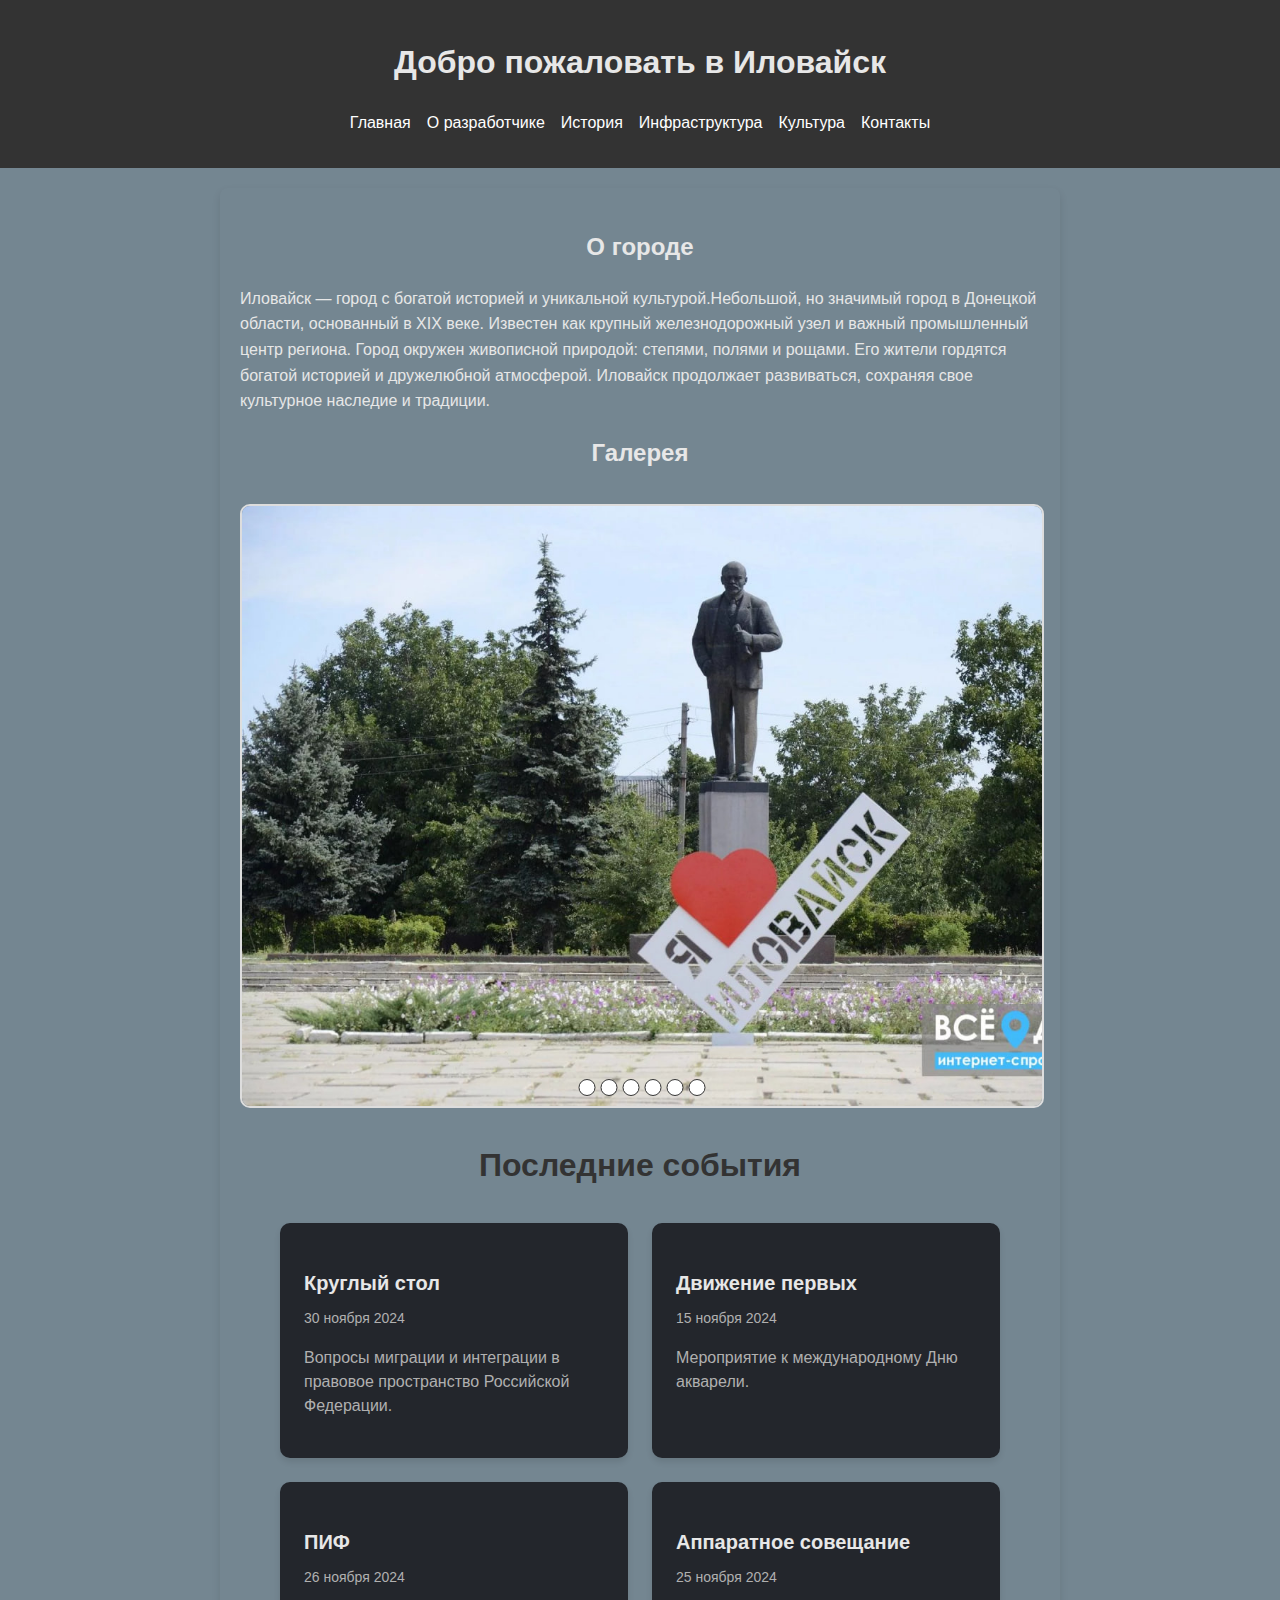
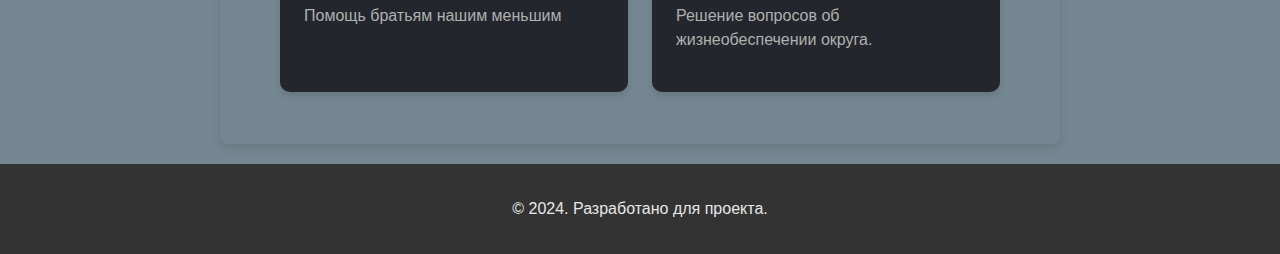
<file: index.html>
<!DOCTYPE html>
<html lang="ru">
<head>
    <meta charset="UTF-8">
    <meta name="viewport" content="width=device-width, initial-scale=1.0">
    <title>Иловайск - Главная</title>
    <link rel="stylesheet" href="styles.css">
</head>
<body>
    <header>
        <h1>Добро пожаловать в Иловайск</h1>
        <nav>
            <ul>
                <li><a href="index.html">Главная</a></li>
                <li><a href="about.html">О разработчике</a></li>
                <li><a href="history.html">История</a></li>
                <li><a href="infrastructure.html">Инфраструктура</a></li>
                <li><a href="culture.html">Культура</a></li>
                <li><a href="contact.html">Контакты</a></li>
            </ul>
        </nav>
    </header>
    <main>
        <section>
            <h2>О городе</h2>
            <p>Иловайск — город с богатой историей и уникальной культурой.Небольшой, но значимый город в Донецкой области, 
                основанный в XIX веке. Известен как крупный железнодорожный узел и важный промышленный центр региона.
                 Город окружен живописной природой: степями, полями и рощами. Его жители гордятся 
                 богатой историей и дружелюбной атмосферой. Иловайск продолжает развиваться, 
                 сохраняя свое культурное наследие и традиции. </p>
        </section>
        <section>
            <h2>Галерея</h2>
            <div class="slider">
                <!-- Радиокнопки -->
                <input type="radio" name="slider" id="slide1" checked>
                <input type="radio" name="slider" id="slide2">
                <input type="radio" name="slider" id="slide3">
                <input type="radio" name="slider" id="slide4">
                <input type="radio" name="slider" id="slide5">
                <input type="radio" name="slider" id="slide6">
        
                <!-- Слайды -->
                <div class="slides">
                    <div class="slide">
                        <img src="img/photo7.jpg" alt="Фотография 1">
                    </div>
                    <div class="slide">
                        <img src="img/photo2.jpg" alt="Фотография 2">
                    </div>
                    <div class="slide">
                        <img src="img/photo3.jpg" alt="Фотография 3">
                    </div>
                    <div class="slide">
                        <img src="img/photo4.jpg" alt="Фотография 4">
                    </div>
                    <div class="slide">
                        <img src="img/photo5.jpg" alt="Фотография 5">
                    </div>
                    <div class="slide">
                        <img src="img/photo6.jpg" alt="Фотография 6">
                    </div>
                </div>
        
                <!-- Навигация -->
                <div class="navigation">
                    <label for="slide1"></label>
                    <label for="slide2"></label>
                    <label for="slide3"></label>
                    <label for="slide4"></label>
                    <label for="slide5"></label>
                    <label for="slide6"></label>
                </div>
            </div>
        </section>
        
        
        <section class="events">
        <h2>Последние события</h2>
        <div class="card-container">
            <article class="event-card">
                <h3>
                    <a href="https://t.me/ilovaysk_ru/16262" title="Подробнее о мероприятии 1">Круглый стол</a>
                </h3>
                <time datetime="2024-11-01">30 ноября 2024</time>
                <p>Вопросы миграции и интеграции в правовое пространство Российской Федерации.</p>
            </article>
            <article class="event-card">
                <h3>
                    <a href="https://t.me/ilovaysk_ru/16228?single" title="Подробнее о мероприятии 1">Движение первых</a>
                </h3>
                <time datetime="2024-11-15">15 ноября 2024</time>
                <p>Мероприятие к международному Дню акварели.</p>
            </article>
            <article class="event-card">
                <h3>
                    <a href="https://t.me/ilovaysk_ru/16220" title="Подробнее о мероприятии 1">ПИФ</a>
                </h3>
                <time datetime="2024-11-15">26 ноября 2024</time>
                <p>Помощь братьям нашим меньшим</p>
            </article>
            <article class="event-card">
                <h3>
                    <a href="https://t.me/ilovaisk_onlain/35263" title="Подробнее о мероприятии 1">Аппаратное совещание</a>
                </h3>
                <time datetime="2024-11-15">25 ноября 2024</time>
                <p>Решение вопросов об жизнеобеспечении округа.</p>
            </article>
           
        </div>
    </section>
    </main>
    <footer>
        <p>&copy; 2024. Разработано для проекта.</p>
    </footer>
</body>
</html>
</file>
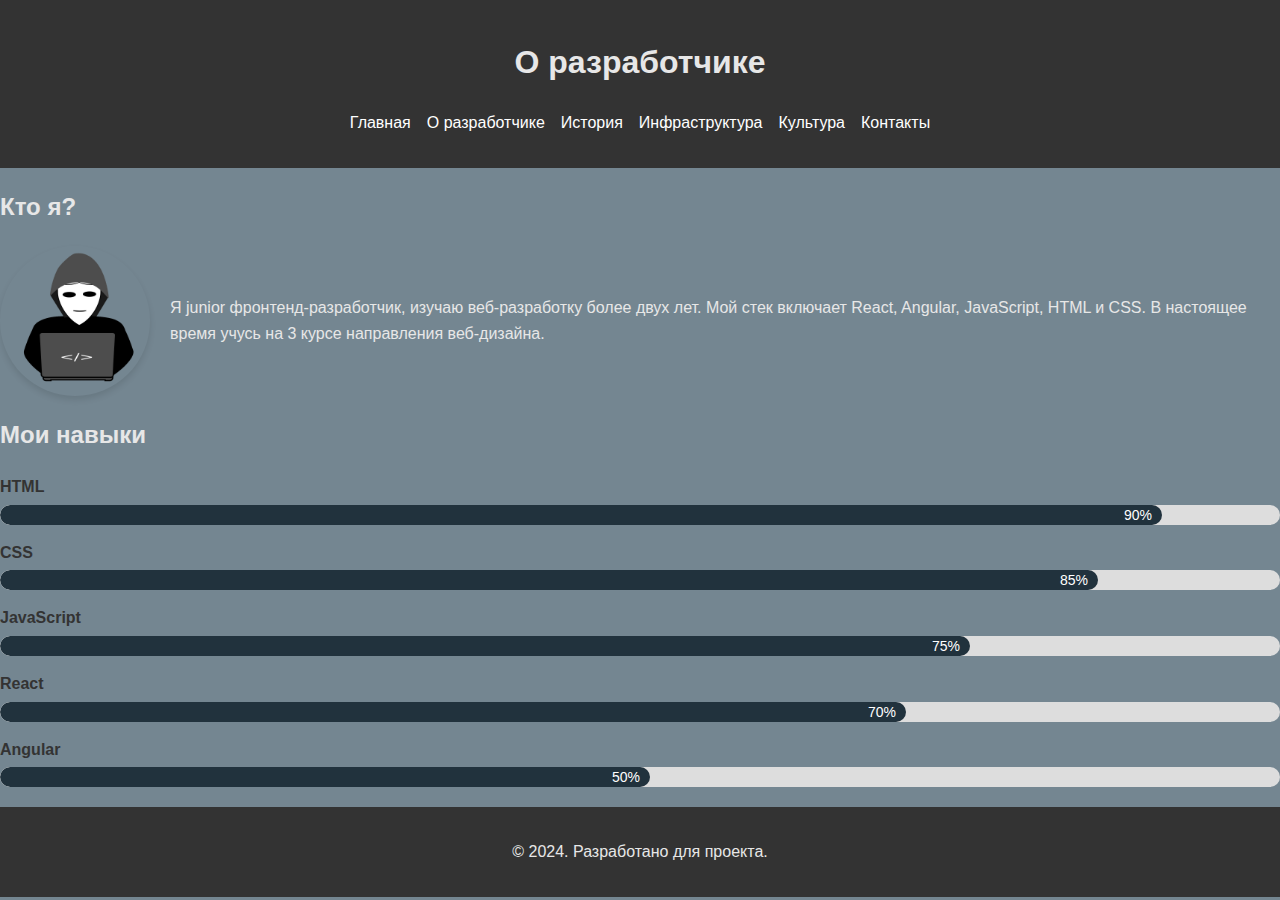
<file: about.html>
<!DOCTYPE html>
<html lang="ru">
<head>
    <meta charset="UTF-8">
    <meta name="viewport" content="width=device-width, initial-scale=1.0">
    <link rel="stylesheet" href="about.css">
    <title>О разработчике</title>
    
</head>
<body>
    <header>
        <h1>О разработчике</h1>
        <nav>
            <ul>
                <li><a href="index.html">Главная</a></li>
                <li><a href="about.html">О разработчике</a></li>
                <li><a href="history.html">История</a></li>
                <li><a href="infrastructure.html">Инфраструктура</a></li>
                <li><a href="culture.html">Культура</a></li>
                <li><a href="contact.html">Контакты</a></li>
            </ul>
        </nav>
    </header>
    <main>
        <section>
            <h2>Кто я?</h2>
            <div class="about">
                <img src="img/profile.png" alt="Фото разработчика">
                <p> Я junior фронтенд-разработчик, изучаю веб-разработку более двух лет. Мой стек включает React, Angular, JavaScript, HTML и CSS. В настоящее время учусь на 3 курсе направления веб-дизайна.</p>
            </div>
        </section>
        <section class="skills">
            <h2>Мои навыки</h2>
            <div class="skill">
                <div class="skill-name">HTML</div>
                <div class="skill-bar">
                    <span style="width: 90%;">90%</span>
                </div>
            </div>
            <div class="skill">
                <div class="skill-name">CSS</div>
                <div class="skill-bar">
                    <span style="width: 85%;">85%</span>
                </div>
            </div>
            <div class="skill">
                <div class="skill-name">JavaScript</div>
                <div class="skill-bar">
                    <span style="width: 75%;">75%</span>
                </div>
            </div>
            <div class="skill">
                <div class="skill-name">React</div>
                <div class="skill-bar">
                    <span style="width: 70%;">70%</span>
                </div>
            </div>
            <div class="skill">
                <div class="skill-name">Angular</div>
                <div class="skill-bar">
                    <span style="width: 50%;">50%</span>
                </div>
            </div>
        </section>
    </main>
    <footer>
        <p>&copy; 2024. Разработано для проекта.</p>
    </footer>
</body>
</html>
</file>
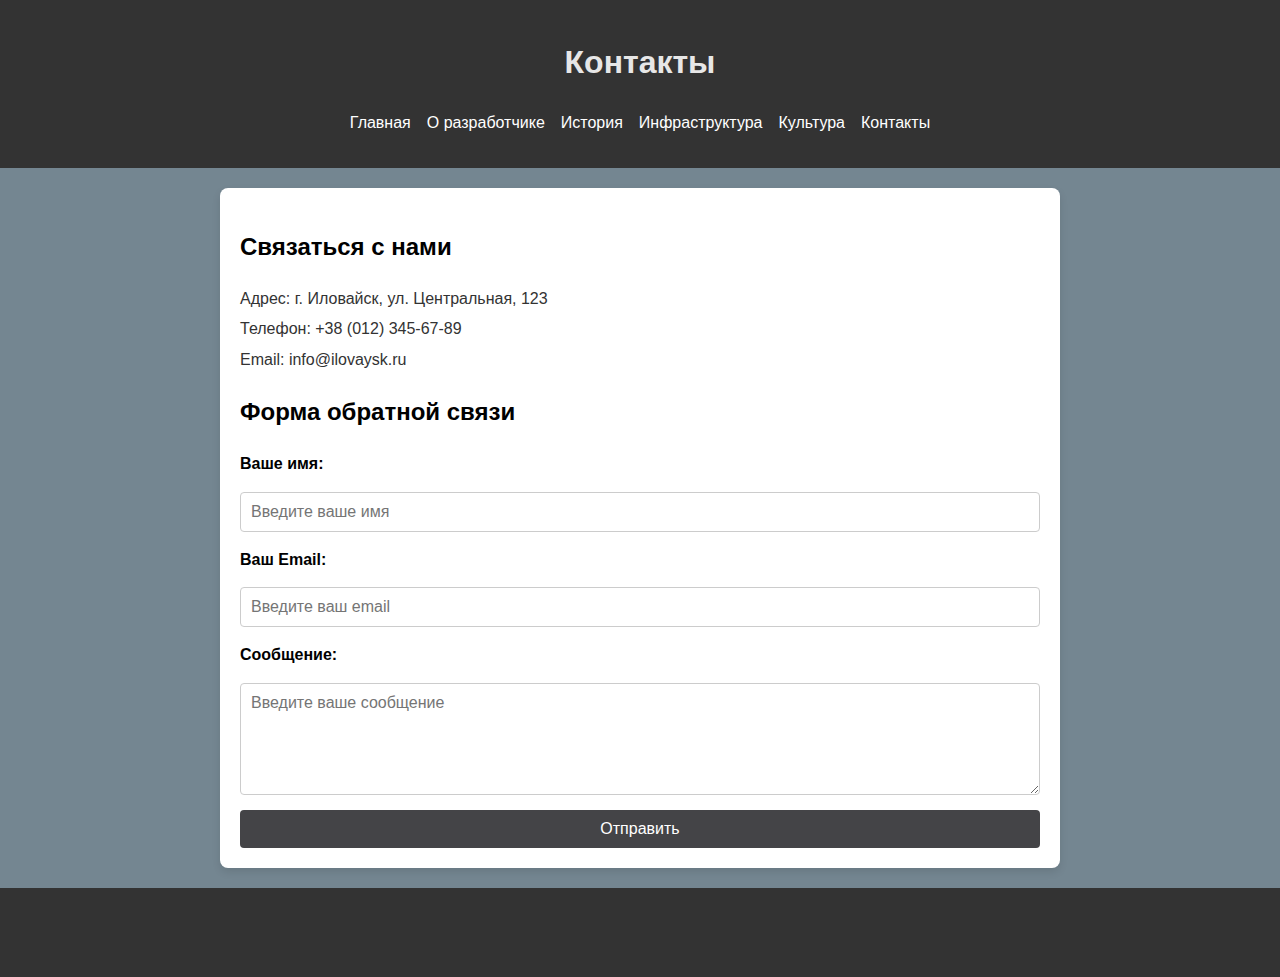
<file: contact.html>
<!DOCTYPE html>
<html lang="ru">
<head>
    <meta charset="UTF-8">
    <meta name="viewport" content="width=device-width, initial-scale=1.0">
    <title>Контакты</title>
   <link rel="stylesheet" href="contact.css">
</head>
<body>
    <header>
        <h1>Контакты</h1>
        <nav>
            <ul>
                <li><a href="index.html">Главная</a></li>
                <li><a href="about.html">О разработчике</a></li>
                <li><a href="history.html">История</a></li>
                <li><a href="infrastructure.html">Инфраструктура</a></li>
                <li><a href="culture.html">Культура</a></li>
                <li><a href="contact.html">Контакты</a></li>
            </ul>
        </nav>
    </header>
    <main>
        <section class="contact-info">
            <h2>Связаться с нами</h2>
            <p>Адрес: г. Иловайск, ул. Центральная, 123</p>
            <p>Телефон: +38 (012) 345-67-89</p>
            <p>Email: info@ilovaysk.ru</p>
        </section>
        <section class="contact-form">
            <h2>Форма обратной связи</h2>
            <form action="https://your-backend-endpoint.com" method="post">
                <label for="name">Ваше имя:</label>
                <input type="text" id="name" name="name" required placeholder="Введите ваше имя">
                
                <label for="email">Ваш Email:</label>
                <input type="email" id="email" name="email" required placeholder="Введите ваш email">
                
                <label for="message">Сообщение:</label>
                <textarea id="message" name="message" rows="5" required placeholder="Введите ваше сообщение"></textarea>
                
                <button type="submit">Отправить</button>
            </form>
        </section>
    </main>
    <footer>
        <p>&copy; 2024. Разработано для проекта.</p>
    </footer>
</body>
</html>
</file>
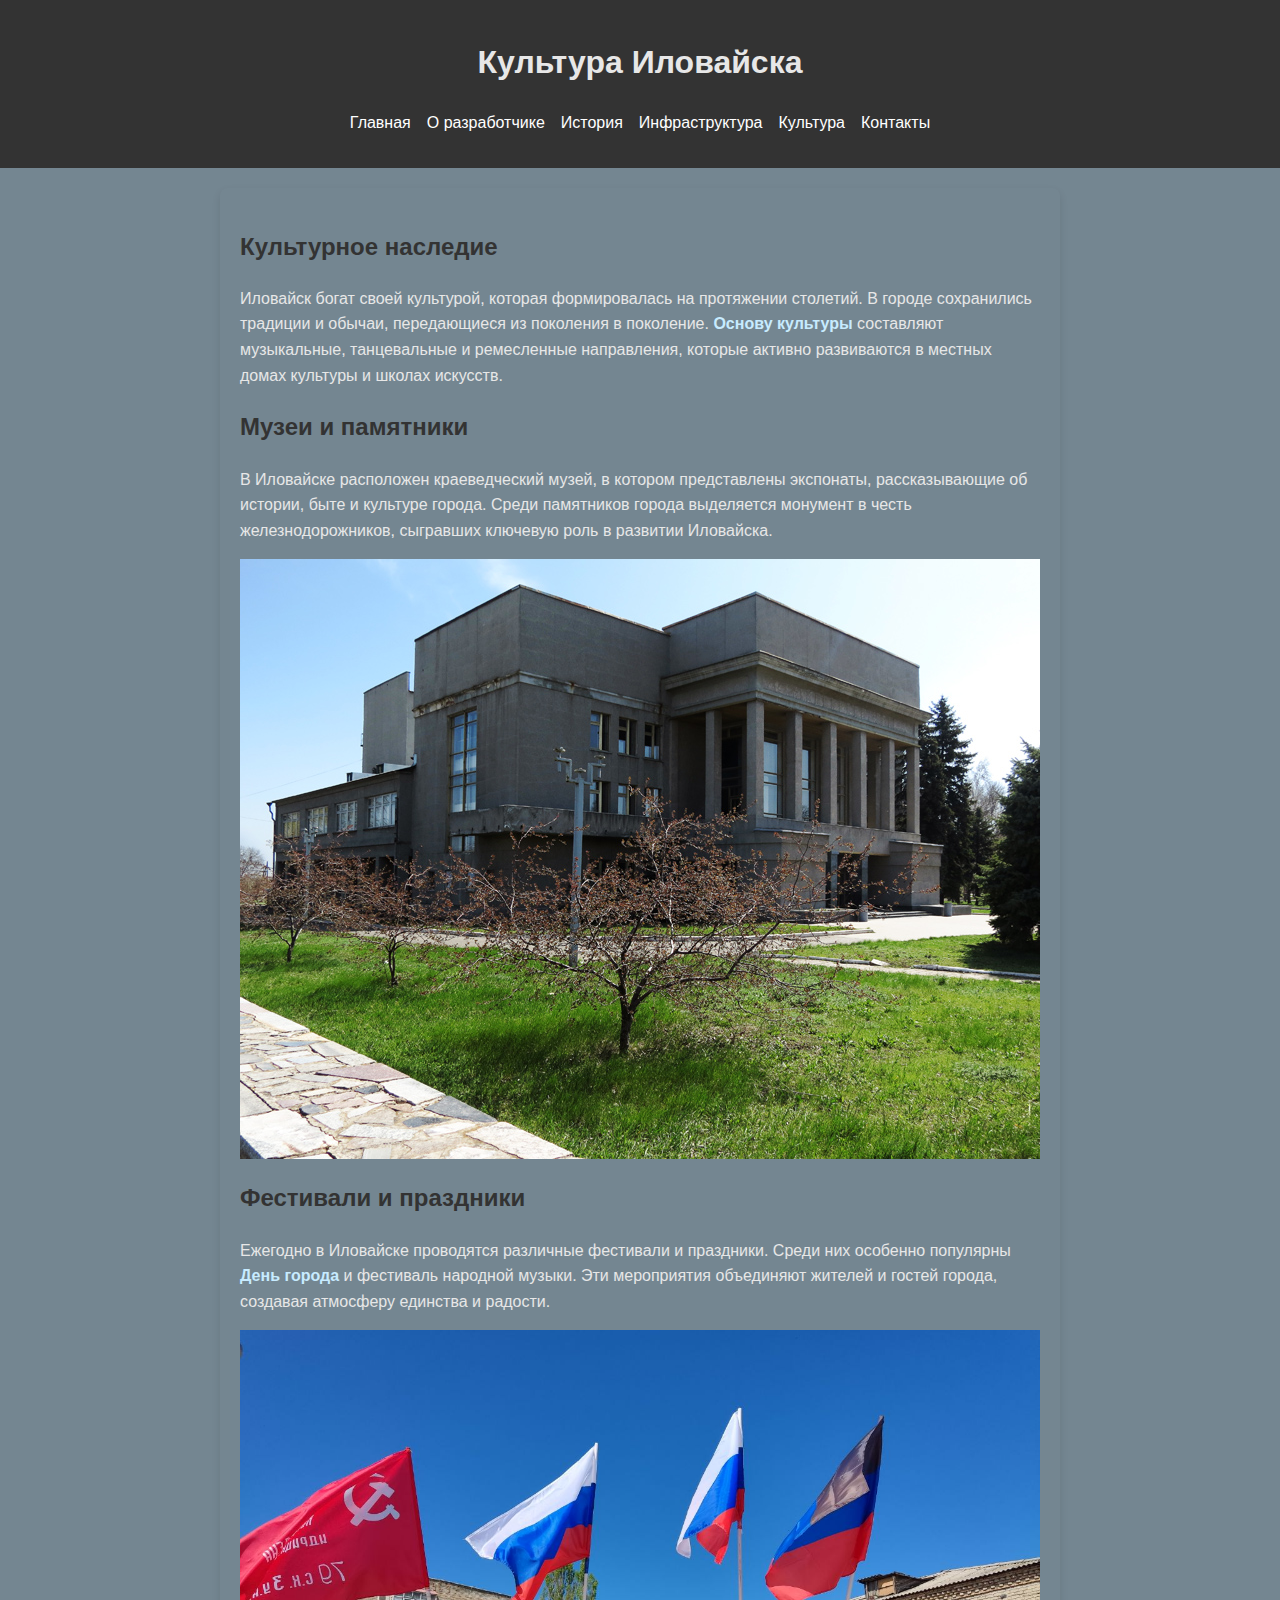
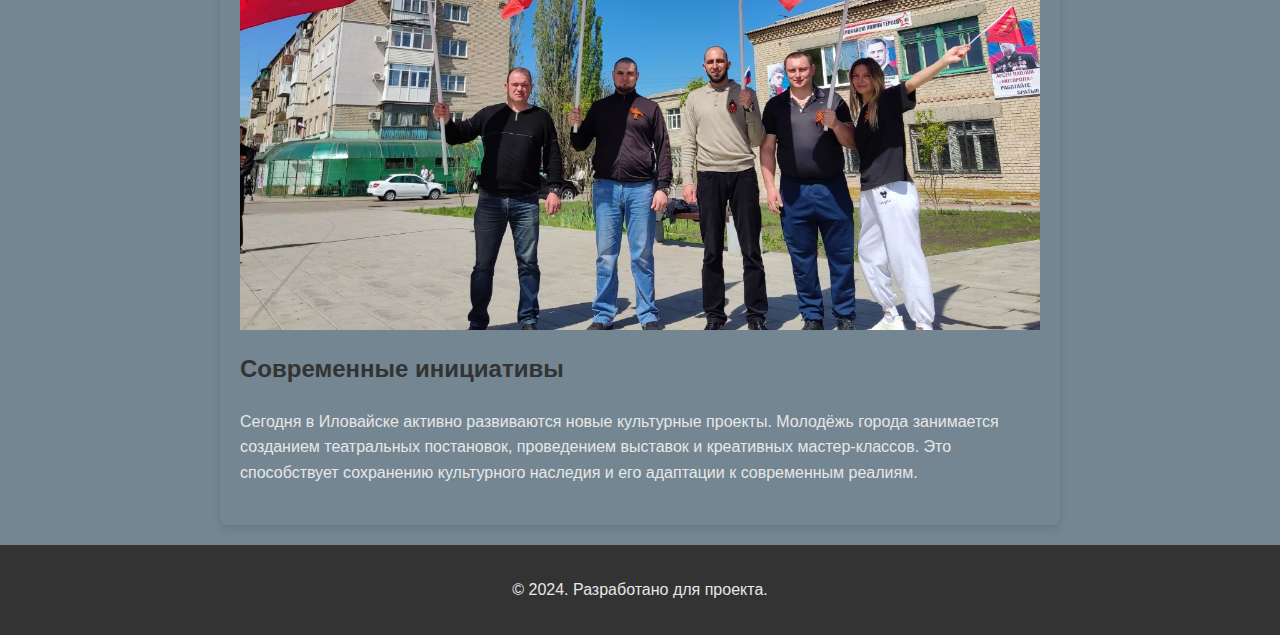
<file: culture.html>
<!DOCTYPE html>
<html lang="ru">
<head>
    <meta charset="UTF-8">
    <meta name="viewport" content="width=device-width, initial-scale=1.0">
    <title>Культура Иловайска</title>
    <link rel="stylesheet" href="culture.css">
</head>
<body>
    <header>
        <h1>Культура Иловайска</h1>
        <nav>
            <ul>
                <li><a href="index.html">Главная</a></li>
                <li><a href="about.html">О разработчике</a></li>
                <li><a href="history.html">История</a></li>
                <li><a href="infrastructure.html">Инфраструктура</a></li>
                <li><a href="culture.html">Культура</a></li>
                <li><a href="contact.html">Контакты</a></li>
            </ul>
        </nav>
    </header>
    <main>
        <section>
            <h2>Культурное наследие</h2>
            <p>
                Иловайск богат своей культурой, которая формировалась на протяжении столетий. 
                В городе сохранились традиции и обычаи, передающиеся из поколения в поколение. 
                <span class="highlight">Основу культуры</span> составляют музыкальные, танцевальные и ремесленные направления, 
                которые активно развиваются в местных домах культуры и школах искусств.
            </p>
        </section>
        <section>
            <h2>Музеи и памятники</h2>
            <p>
                В Иловайске расположен краеведческий музей, в котором представлены экспонаты, рассказывающие об истории, быте 
                и культуре города. Среди памятников города выделяется монумент в честь железнодорожников, 
                сыгравших ключевую роль в развитии Иловайска.
            </p>
            <img src="img/museum.jpg" alt="Музей Иловайска">
        </section>
        <section>
            <h2>Фестивали и праздники</h2>
            <p>
                Ежегодно в Иловайске проводятся различные фестивали и праздники. Среди них особенно популярны 
                <span class="highlight">День города</span> и фестиваль народной музыки. 
                Эти мероприятия объединяют жителей и гостей города, создавая атмосферу единства и радости.
            </p>
            <img src="img/festival.jpg" alt="Фестиваль в Иловайске">
        </section>
        <section>
            <h2>Современные инициативы</h2>
            <p>
                Сегодня в Иловайске активно развиваются новые культурные проекты. Молодёжь города 
                занимается созданием театральных постановок, проведением выставок и креативных мастер-классов. 
                Это способствует сохранению культурного наследия и его адаптации к современным реалиям.
            </p>
        </section>
    </main>
    <footer>
        <p>&copy; 2024. Разработано для проекта.</p>
    </footer>
</body>

</html>
</file>
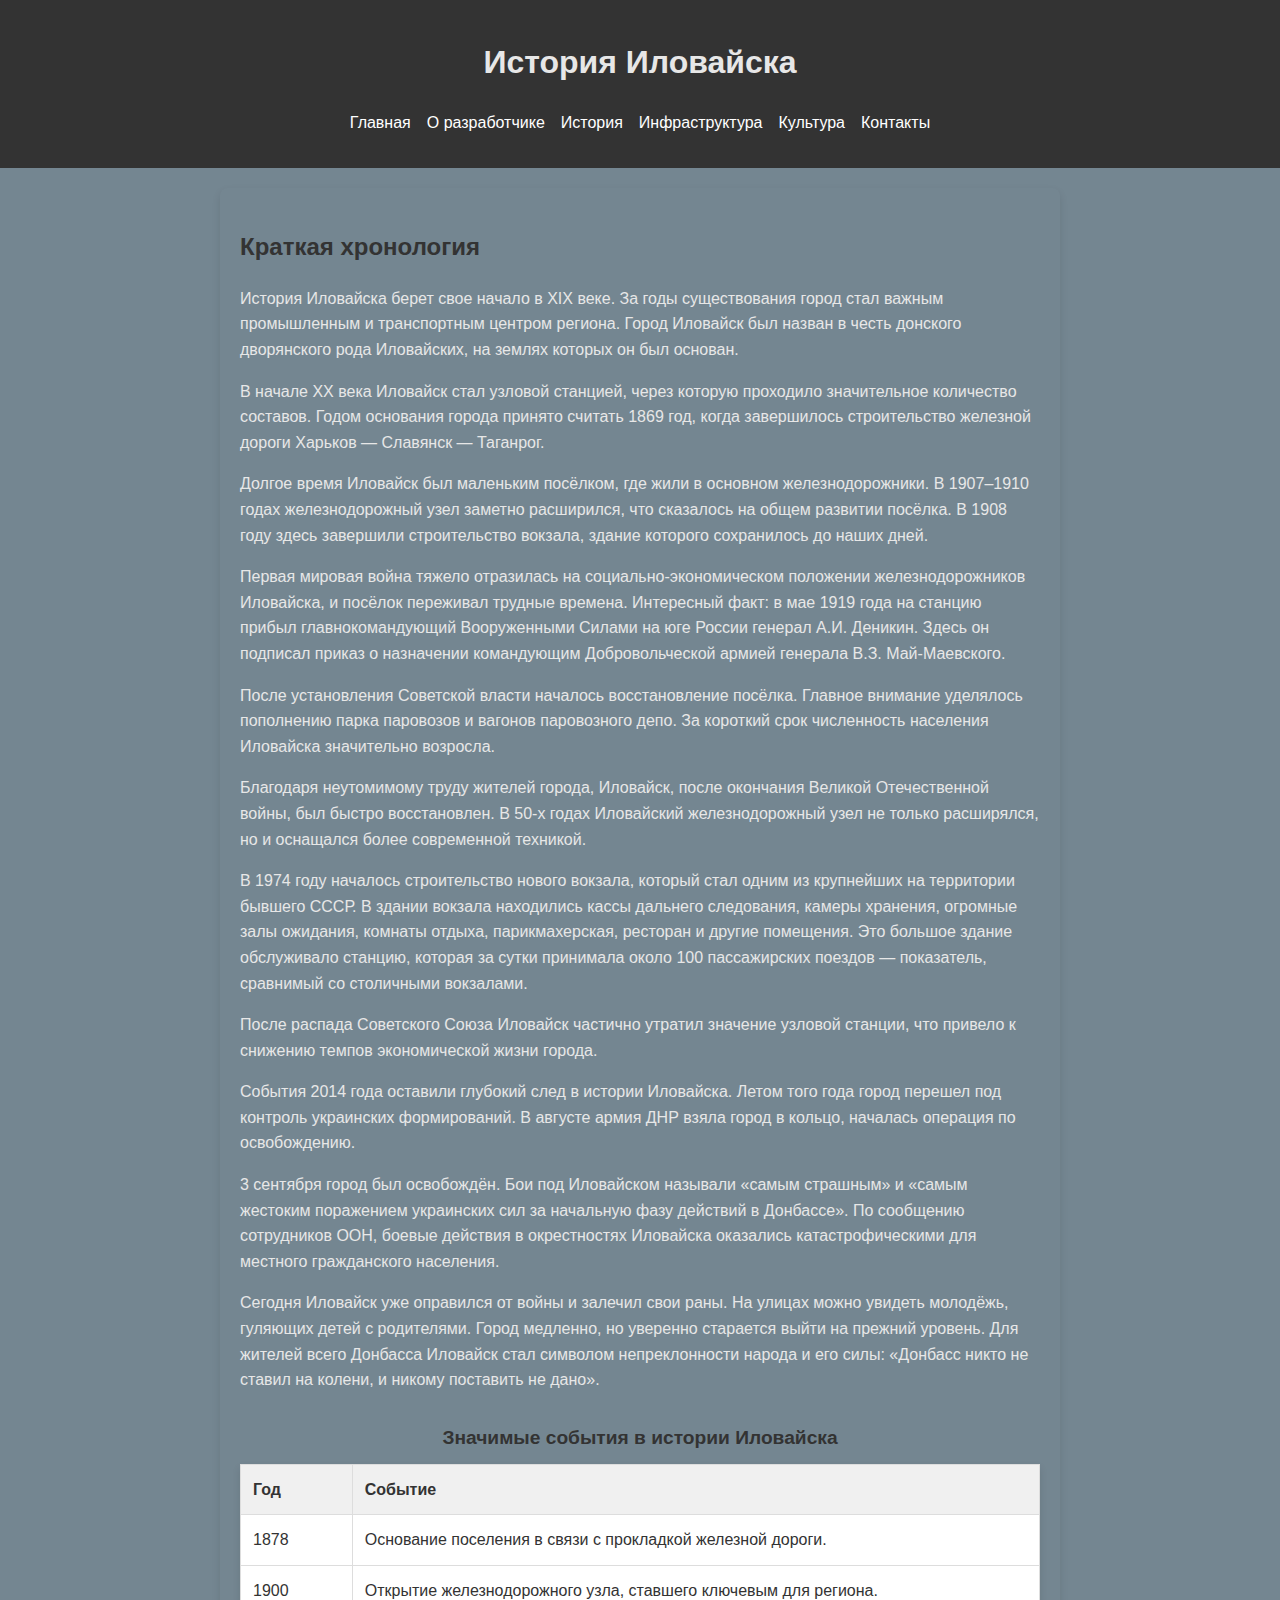
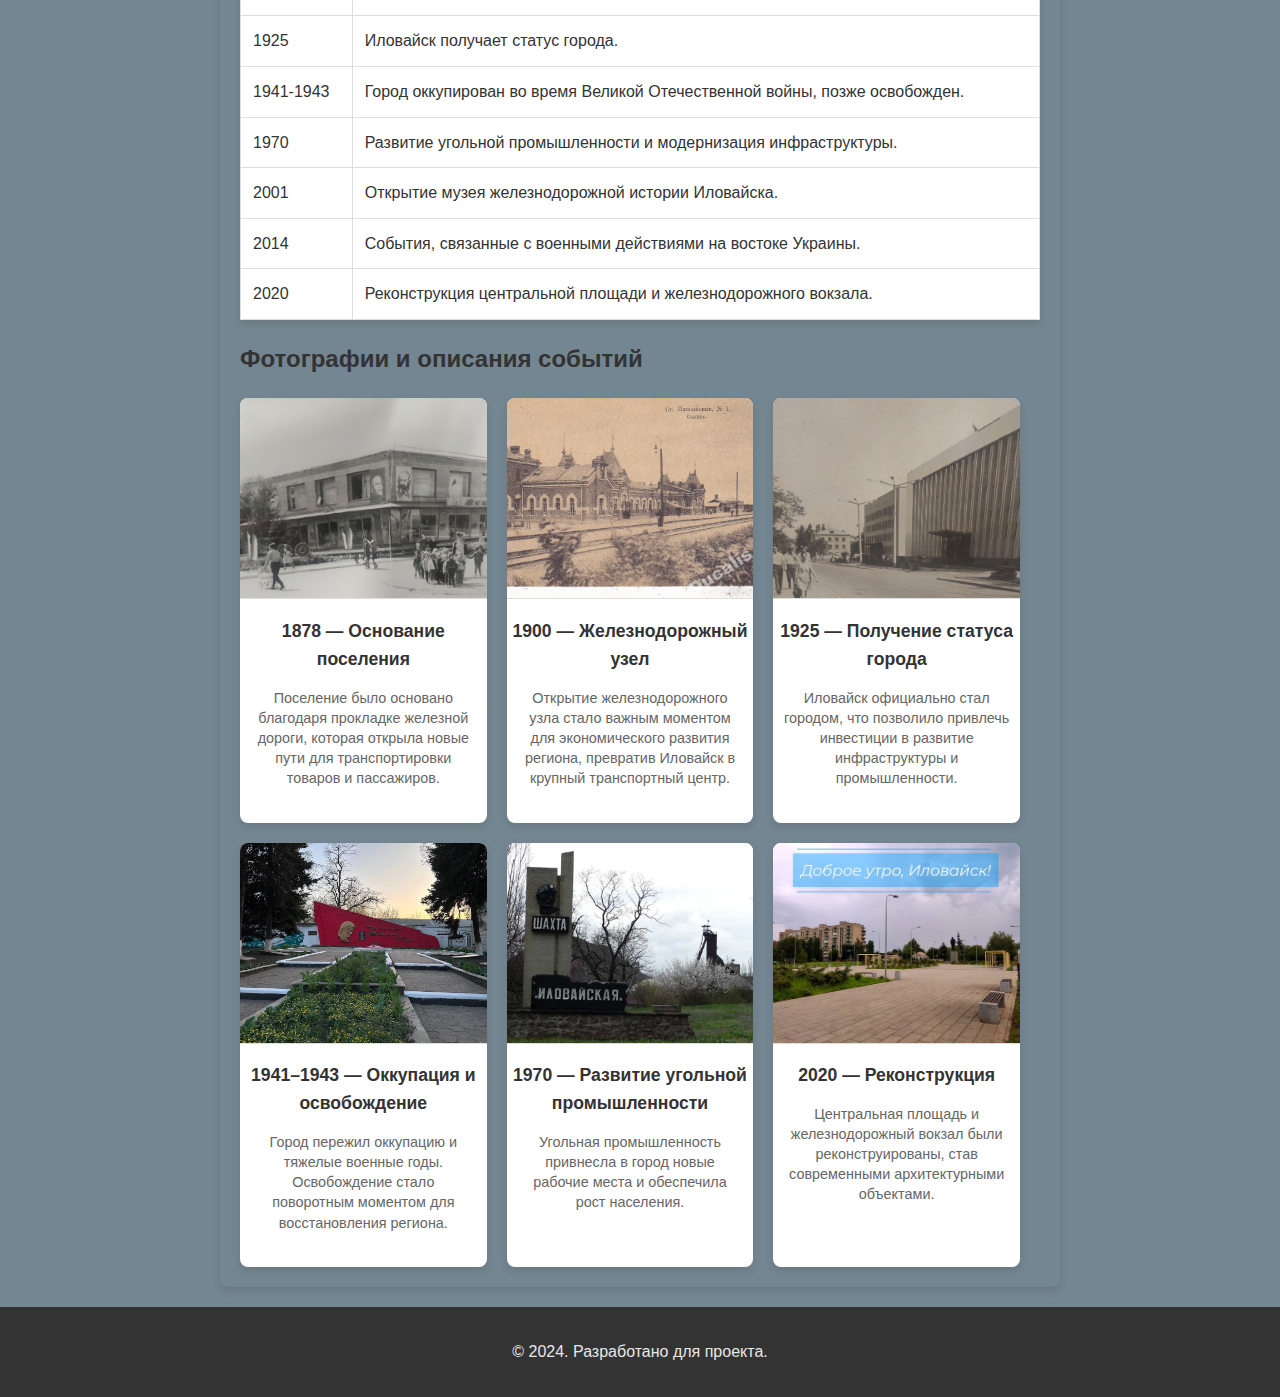
<file: history.html>
<!DOCTYPE html>
<html lang="ru">
<head>
    <meta charset="UTF-8">
    <meta name="viewport" content="width=device-width, initial-scale=1.0">
    <link rel="stylesheet" href="history.css">
    <title>История Иловайска</title>
    
</head>
<body>
    <header>
        <h1>История Иловайска</h1>
        <nav>
            <ul>
                <li><a href="index.html">Главная</a></li>
                <li><a href="about.html">О разработчике</a></li>
                <li><a href="history.html">История</a></li>
                <li><a href="infrastructure.html">Инфраструктура</a></li>
                <li><a href="culture.html">Культура</a></li>
                <li><a href="contact.html">Контакты</a></li>
            </ul>
        </nav>
    </header>
    <main>
        <section>
            <h2>Краткая хронология</h2>
            
            <p>
                История Иловайска берет свое начало в XIX веке. За годы существования город стал важным промышленным и транспортным центром региона. 
                Город Иловайск был назван в честь донского дворянского рода Иловайских, на землях которых он был основан.
            </p>
            <p>
                В начале ХХ века Иловайск стал узловой станцией, через которую проходило значительное количество составов. 
                Годом основания города принято считать 1869 год, когда завершилось строительство железной дороги Харьков — Славянск — Таганрог.
            </p>
            <p>
                Долгое время Иловайск был маленьким посёлком, где жили в основном железнодорожники. 
                В 1907–1910 годах железнодорожный узел заметно расширился, что сказалось на общем развитии посёлка. 
                В 1908 году здесь завершили строительство вокзала, здание которого сохранилось до наших дней.
            </p>
            <p>
                Первая мировая война тяжело отразилась на социально-экономическом положении железнодорожников Иловайска, и посёлок переживал трудные времена. 
                Интересный факт: в мае 1919 года на станцию прибыл главнокомандующий Вооруженными Силами на юге России генерал А.И. Деникин. 
                Здесь он подписал приказ о назначении командующим Добровольческой армией генерала В.З. Май-Маевского.
            </p>
            <p>
                После установления Советской власти началось восстановление посёлка. Главное внимание уделялось пополнению парка паровозов и вагонов паровозного депо. 
                За короткий срок численность населения Иловайска значительно возросла.
            </p>
            <p>
                Благодаря неутомимому труду жителей города, Иловайск, после окончания Великой Отечественной войны, был быстро восстановлен. 
                В 50-х годах Иловайский железнодорожный узел не только расширялся, но и оснащался более современной техникой.
            </p>
            <p>
                В 1974 году началось строительство нового вокзала, который стал одним из крупнейших на территории бывшего СССР. 
                В здании вокзала находились кассы дальнего следования, камеры хранения, огромные залы ожидания, комнаты отдыха, парикмахерская, ресторан и другие помещения. 
                Это большое здание обслуживало станцию, которая за сутки принимала около 100 пассажирских поездов — показатель, сравнимый со столичными вокзалами.
            </p>
            <p>
                После распада Советского Союза Иловайск частично утратил значение узловой станции, что привело к снижению темпов экономической жизни города.
            </p>
            <p>
                События 2014 года оставили глубокий след в истории Иловайска. Летом того года город перешел под контроль украинских формирований. 
                В августе армия ДНР взяла город в кольцо, началась операция по освобождению.
            </p>
            <p>
                3 сентября город был освобождён. Бои под Иловайском называли «самым страшным» и «самым жестоким поражением украинских сил за начальную фазу действий в Донбассе». 
                По сообщению сотрудников ООН, боевые действия в окрестностях Иловайска оказались катастрофическими для местного гражданского населения.
            </p>
            <p>
                Сегодня Иловайск уже оправился от войны и залечил свои раны. На улицах можно увидеть молодёжь, гуляющих детей с родителями. 
                Город медленно, но уверенно старается выйти на прежний уровень. Для жителей всего Донбасса Иловайск стал символом непреклонности народа и его силы: 
                «Донбасс никто не ставил на колени, и никому поставить не дано».
            </p>
            <table>
                <caption>Значимые события в истории Иловайска</caption>
                <thead>
                    <tr>
                        <th>Год</th>
                        <th>Событие</th>
                    </tr>
                </thead>
                <tbody>
                    <tr>
                        <td>1878</td>
                        <td>Основание поселения в связи с прокладкой железной дороги.</td>
                    </tr>
                    <tr>
                        <td>1900</td>
                        <td>Открытие железнодорожного узла, ставшего ключевым для региона.</td>
                    </tr>
                    <tr>
                        <td>1925</td>
                        <td>Иловайск получает статус города.</td>
                    </tr>
                    <tr>
                        <td>1941-1943</td>
                        <td>Город оккупирован во время Великой Отечественной войны, позже освобожден.</td>
                    </tr>
                    <tr>
                        <td>1970</td>
                        <td>Развитие угольной промышленности и модернизация инфраструктуры.</td>
                    </tr>
                    <tr>
                        <td>2001</td>
                        <td>Открытие музея железнодорожной истории Иловайска.</td>
                    </tr>
                    <tr>
                        <td>2014</td>
                        <td>События, связанные с военными действиями на востоке Украины.</td>
                    </tr>
                    <tr>
                        <td>2020</td>
                        <td>Реконструкция центральной площади и железнодорожного вокзала.</td>
                    </tr>
                </tbody>
            </table>
        </section>
        <section>
            <h2>Фотографии и описания событий</h2>
            <div class="events-gallery">
                <article>
                    <img src="img/1878.jpg" alt="Основание поселения">
                    <h3>1878 — Основание поселения</h3>
                    <p>Поселение было основано благодаря прокладке железной дороги, которая открыла новые пути для транспортировки товаров и пассажиров.</p>
                </article>
                <article>
                    <img src="img/1900.jpg" alt="Железнодорожный узел">
                    <h3>1900 — Железнодорожный узел</h3>
                    <p>Открытие железнодорожного узла стало важным моментом для экономического развития региона, превратив Иловайск в крупный транспортный центр.</p>
                </article>
                <article>
                    <img src="img/1925.jpg" alt="Статус города">
                    <h3>1925 — Получение статуса города</h3>
                    <p>Иловайск официально стал городом, что позволило привлечь инвестиции в развитие инфраструктуры и промышленности.</p>
                </article>
                <article>
                    <img src="img/1941-1943.jpg" alt="Великая Отечественная война">
                    <h3>1941–1943 — Оккупация и освобождение</h3>
                    <p>Город пережил оккупацию и тяжелые военные годы. Освобождение стало поворотным моментом для восстановления региона.</p>
                </article>
                <article>
                    <img src="img/1970.jpg" alt="Угольная промышленность">
                    <h3>1970 — Развитие угольной промышленности</h3>
                    <p>Угольная промышленность привнесла в город новые рабочие места и обеспечила рост населения.</p>
                </article>
                <article>
                    <img src="img/2020.jpg" alt="Реконструкция вокзала">
                    <h3>2020 — Реконструкция</h3>
                    <p>Центральная площадь и железнодорожный вокзал были реконструированы, став современными архитектурными объектами.</p>
                </article>
            </div>
        </section>
        
    </main>
    <footer>
        <p>&copy; 2024. Разработано для проекта.</p>
    </footer>
</body>
</html>
</file>
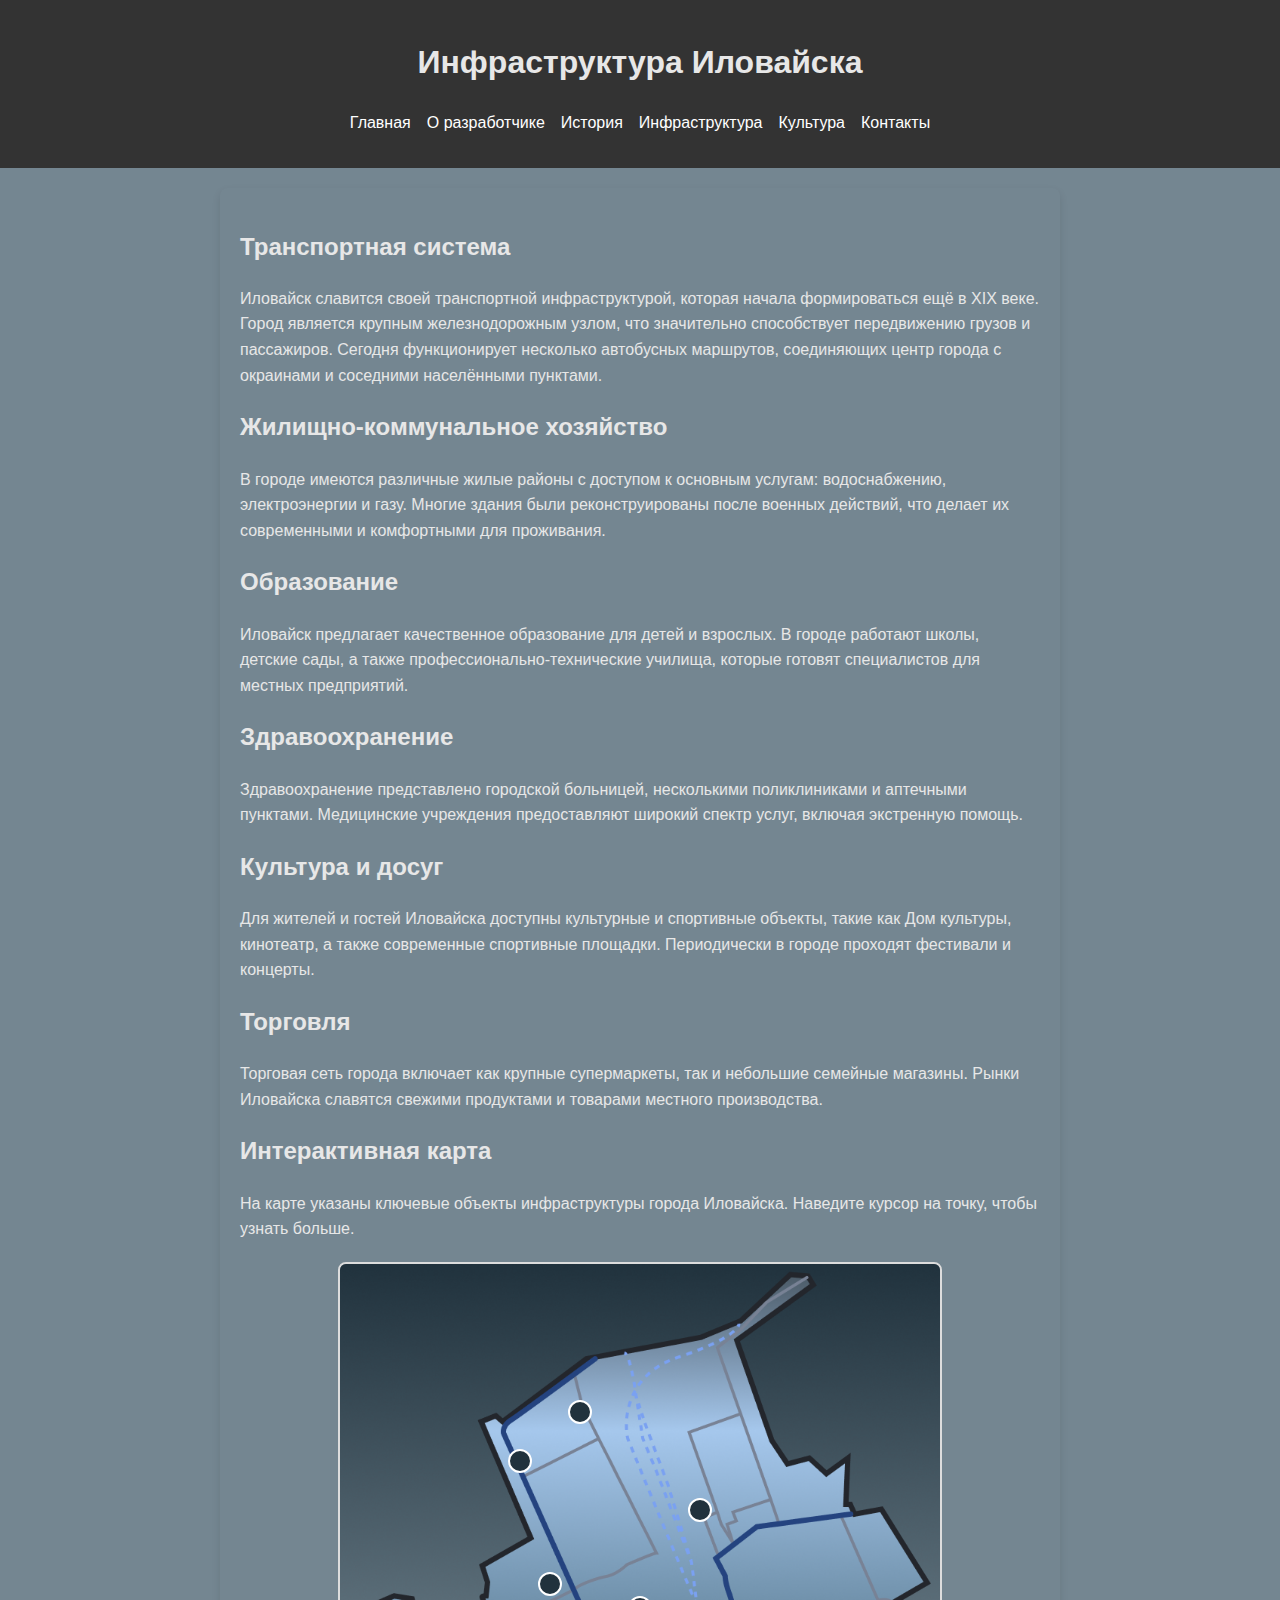
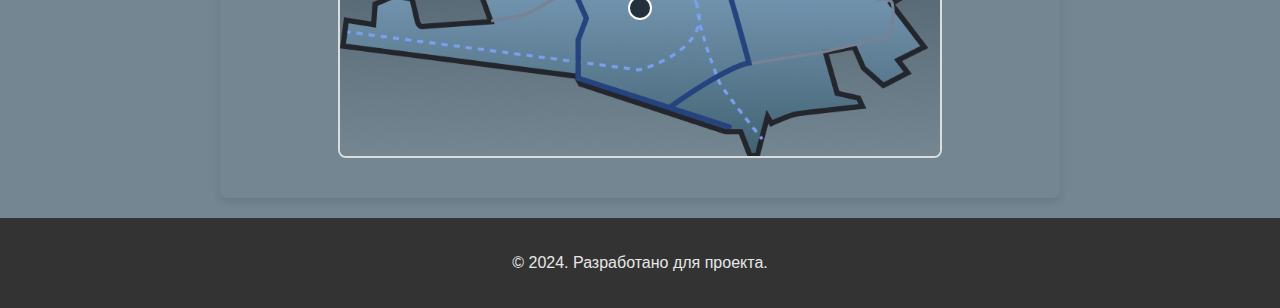
<file: infrastructure.html>
<!DOCTYPE html>
<html lang="ru">
<head>
    <meta charset="UTF-8">
    <meta name="viewport" content="width=device-width, initial-scale=1.0">
    <link rel="stylesheet" href="infrastructure.css">
    <title>Инфраструктура Иловайска</title>
    
</head>
<body>
    <header>
        <h1>Инфраструктура Иловайска</h1>
        <nav>
            <ul>
                <li><a href="index.html">Главная</a></li>
                <li><a href="about.html">О разработчике</a></li>
                <li><a href="history.html">История</a></li>
                <li><a href="infrastructure.html">Инфраструктура</a></li>
                <li><a href="culture.html">Культура</a></li>
                <li><a href="contact.html">Контакты</a></li>
            </ul>
        </nav>
    </header>
    <main>
        <section>
            <h2>Транспортная система</h2>
            <p>Иловайск славится своей транспортной инфраструктурой, которая начала формироваться ещё в XIX веке. Город является крупным железнодорожным узлом, что значительно способствует передвижению грузов и пассажиров. Сегодня функционирует несколько автобусных маршрутов, соединяющих центр города с окраинами и соседними населёнными пунктами.</p>
        </section>
        <section>
            <h2>Жилищно-коммунальное хозяйство</h2>
            <p>В городе имеются различные жилые районы с доступом к основным услугам: водоснабжению, электроэнергии и газу. Многие здания были реконструированы после военных действий, что делает их современными и комфортными для проживания.</p>
        </section>
        <section>
            <h2>Образование</h2>
            <p>Иловайск предлагает качественное образование для детей и взрослых. В городе работают школы, детские сады, а также профессионально-технические училища, которые готовят специалистов для местных предприятий.</p>
        </section>
        <section>
            <h2>Здравоохранение</h2>
            <p>Здравоохранение представлено городской больницей, несколькими поликлиниками и аптечными пунктами. Медицинские учреждения предоставляют широкий спектр услуг, включая экстренную помощь.</p>
        </section>
        <section>
            <h2>Культура и досуг</h2>
            <p>Для жителей и гостей Иловайска доступны культурные и спортивные объекты, такие как Дом культуры, кинотеатр, а также современные спортивные площадки. Периодически в городе проходят фестивали и концерты.</p>
        </section>
        <section>
            <h2>Торговля</h2>
            <p>Торговая сеть города включает как крупные супермаркеты, так и небольшие семейные магазины. Рынки Иловайска славятся свежими продуктами и товарами местного производства.</p>
        </section>

        <section>
            <h2>Интерактивная карта</h2>
            <p>На карте указаны ключевые объекты инфраструктуры города Иловайска. Наведите курсор на точку, чтобы узнать больше.</p>
            <div class="map-container">
                <img src="img/map.png" alt="Карта Иловайска" class="map-image">
                
                <!-- Объекты на карте -->
                <a href="#hospital" class="map-point" style="top: 30%; left: 40%;"></a>
                <div class="tooltip" style="top: 30%; left: 40%;">Городская больница</div>

                <a href="#school" class="map-point" style="top: 50%; left: 60%;"></a>
                <div class="tooltip" style="top: 50%; left: 60%;">Школа №1</div>

                <a href="#water" class="map-point" style="top: 40%; left: 30%;"></a>
                <div class="tooltip" style="top: 40%; left: 30%;">Горводоканал</div>

                <a href="#monument" class="map-point" style="top: 70%; left: 50%;"></a>
                <div class="tooltip" style="top: 70%; left: 50%;">Памятник "Героям труда"</div>

                <a href="#kindergarten" class="map-point" style="top: 65%; left: 35%;"></a>
                <div class="tooltip" style="top: 65%; left: 35%;">Детский сад "Солнышко"</div>
            </div>
        </section>
    </main>
    <footer>
        <p>&copy; 2024. Разработано для проекта.</p>
    </footer>
</body>
</html>
</file>
<file: styles.css>
/* Общие стили */
body {
    font-family: Arial, sans-serif;
    margin: 0;
    padding: 0;
    line-height: 1.6;
    background-color: #748691;
}

header, footer {
    background-color: #333;
    color: #21323D;
    text-align: center;
    padding: 1em 0;
}
/*Стиили к менюшке*/

nav ul {
    list-style: none;
    padding: 0;
    display: flex;
    justify-content: center;
    gap: 1em;
}

nav ul li a {
    color: #fff;
    text-decoration: none;
}
/*Стили текста*/

h1 {
    color: #E7E7E7;
}

h2{
    text-align: center;
    color: #E7E7E7;
    
}

a{
    color: #E7E7E7;
}

p{
    color: #E7E7E7;

}

/* Убираем подчеркивание */
h3 a {
    text-decoration: none; 
    color: inherit; 
}

/*эффект при наведении */
h3 a:hover {
    text-decoration: underline; 
    color: #8E855B; 
}

main {
    padding: 20px;
    max-width: 800px;
    margin: 20px auto;
    box-shadow: 0 4px 8px rgba(0, 0, 0, 0.1);
    border-radius: 8px;
}



.slider {
    position: relative;
    width: 100%;
    max-width: 900px;
    margin: 2em auto;
    overflow: hidden;
    border: 2px solid #ddd;
    border-radius: 10px;
    height: 600px; 
}

.slides {
    display: flex;
    transition: transform 0.5s ease-in-out;
    width: 600%; 
}

.slide {
    width: 100%; 
    flex-shrink: 0;
    height: 600px; 
}

.slide img {
   
    height: 100%; 
    object-fit: cover; 
    display: block;
}

/* Радиокнопки */
input[type="radio"] {
    display: none;
}

/* Сдвиг для каждого слайда */
#slide1:checked ~ .slides {
    transform: translateX(0%);
}
#slide2:checked ~ .slides {
    transform: translateX(-100%);
}
#slide3:checked ~ .slides {
    transform: translateX(-200%);
}
#slide4:checked ~ .slides {
    transform: translateX(-300%);
}
#slide5:checked ~ .slides {
    transform: translateX(-400%);
}
#slide6:checked ~ .slides {
    transform: translateX(-500%);
}


/* Навигация */
.navigation {
    position: absolute;
    bottom: 10px;
    left: 50%;
    transform: translateX(-50%);
    display: flex;
    gap: 5px;
}

.navigation label {
    display: block;
    width: 15px;
    height: 15px;
    background-color: #fff;
    border: 1px solid #333;
    border-radius: 50%;
    cursor: pointer;
    transition: background-color 0.3s;
}

.navigation label:hover {
    background-color: #333;
}

input[type="radio"]:checked + .navigation label {
    background-color: #333;
}

/* Общий стиль для секции */
.events {
    text-align: center;
    margin: 2em auto;
    max-width: 800px;
}

.events h2 {
    font-size: 2rem;
    margin-bottom: 1em;
    color: #333;
}

/* Контейнер для карточек */
.card-container {
    display: flex;
    justify-content: center;
    gap: 1.5rem;
    flex-wrap: wrap;
}

/* Карточки событий */
.event-card {
    background: #23262C;
    border-radius: 10px;
    box-shadow: 0 4px 6px rgba(0, 0, 0, 0.1);
    padding: 1.5rem;
    max-width: 300px;
    width: 100%;
    text-align: left;
    transition: transform 0.3s, box-shadow 0.3s;
}

.event-card:hover {
    transform: translateY(-5px);
    box-shadow: 0 8px 12px rgba(0, 0, 0, 0.2);
}

/* Стили заголовка и даты */
.event-card h3 {
    font-size: 1.25rem;
     color: #E7E7E7;;
    margin-bottom: 0.5rem;
}

.event-card time {
    font-size: 0.875rem;
    color: #b0b0b0;
    display: block;
    margin-bottom: 0.75rem;
}

.event-card p {
    font-size: 1rem;
    color: #b0b0b0;
    line-height: 1.5;
}
</file>
<file: about.css>
body {
    font-family: Arial, sans-serif;
    line-height: 1.6;
    margin: 0;
    padding: 0;
    background-color: #748691;
    color: #333;
}
header, footer {
    background-color: #333;
    color: #21323D;
    text-align: center;
    padding: 1em 0;
}

nav ul {
    list-style: none;
    padding: 0;
    display: flex;
    justify-content: center;
    gap: 1em;
}

nav ul li a {
    color: #fff;
    text-decoration: none;
}

h1, h2 {
    color: #E7E7E7;
}

p{
    color: #E7E7E7;

}
    
section {
            margin-bottom: 20px;
}
.about {
            display: flex;
            align-items: center;
            gap: 20px;
}
.about img {
            width: 150px;
            height: 150px;
            border-radius: 50%;
            object-fit: cover;
            box-shadow: 0 4px 6px rgba(0, 0, 0, 0.1);
}
 .skills {
            margin-top: 20px;
 }
 .skill {
            margin-bottom: 15px;
 }
 .skill-name {
            font-weight: bold;
            margin-bottom: 5px;
}
.skill-bar {
            position: relative;
            background-color: #ddd;
            border-radius: 10px;
            height: 20px;
            width: 100%;
            overflow: hidden;
}
.skill-bar span {
            display: block;
            height: 100%;
            border-radius: 10px;
            background-color: #21323D;
            text-align: right;
            padding-right: 10px;
            color: #fff;
            font-size: 14px;
            line-height: 20px;
}
</file>
<file: contact.css>
body {
    font-family: Arial, sans-serif;
    margin: 0;
    padding: 0;
    line-height: 1.6;
    background-color: #748691;
}

header, footer {
    background-color: #333;
    color: #21323D;
    text-align: center;
    padding: 1em 0;
}


nav ul {
    list-style: none;
    padding: 0;
    display: flex;
    justify-content: center;
    gap: 1em;
}

nav ul li a {
    color: #fff;
    text-decoration: none;
}
main {
    max-width: 800px;
    margin: 20px auto;
    padding: 20px;
    background: #fff;
    box-shadow: 0 4px 8px rgba(0, 0, 0, 0.1);
    border-radius: 8px;
}
h1 {
    color: #E7E7E7;
}
p{
    color: #333333;

}
.contact-info {
    margin-bottom: 20px;
}
.contact-info p {
    margin: 5px 0;
}
form {
    display: flex;
    flex-direction: column;
    gap: 15px;
}
label {
    font-weight: bold;
}
input, textarea, button {
    font-family: Arial, sans-serif;
    font-size: 16px;
    padding: 10px;
    border: 1px solid #ccc;
    border-radius: 4px;
}
textarea {
    resize: vertical;
}
button {
    background-color: #444447;
    color: #fff;
    border: none;
    cursor: pointer;
    transition: background-color 0.3s;
}
button:hover {
    background-color: #707070;
}
</file>
<file: culture.css>
body {
    font-family: Arial, sans-serif;
    line-height: 1.6;
    margin: 0;
    padding: 0;
    background-color: #748691;
    color: #333;
}
header, footer {
    background-color: #333;
    color: #21323D;
    text-align: center;
    padding: 1em 0;
}

nav ul {
    list-style: none;
    padding: 0;
    display: flex;
    justify-content: center;
    gap: 1em;
}

nav ul li a {
    color: #fff;
    text-decoration: none;
}

h1 {
    color: #E7E7E7;
}
main {
    padding: 20px;
    max-width: 800px;
    margin: 20px auto;
    box-shadow: 0 4px 8px rgba(0, 0, 0, 0.1);
    border-radius: 8px;
}
h1 {
    color: #E7E7E7;
}

p{
    color: #E7E7E7;

}
        section {
            margin-bottom: 20px;
        }
        img {
            max-width: 100%;
            height: auto;
            display: block;
            margin: 10px 0;
        }
        .highlight {
            font-weight: bold;
            color: #c7ebff;
        }
</file>
<file: history.css>
body {
            font-family: Arial, sans-serif;
            line-height: 1.6;
            margin: 0;
            padding: 0;
            background-color: #748691;
            color: #333;
        }
        header, footer {
            background-color: #333;
            color: #21323D;
            text-align: center;
            padding: 1em 0;
        }

        nav ul {
            list-style: none;
            padding: 0;
            display: flex;
            justify-content: center;
            gap: 1em;
        }
        
        nav ul li a {
            color: #fff;
            text-decoration: none;
        }

        h1 {
            color: #E7E7E7;
        }

        p{
            color: #E7E7E7;
        
        }
        main {
            padding: 20px;
    max-width: 800px;
    margin: 20px auto;
    box-shadow: 0 4px 8px rgba(0, 0, 0, 0.1);
    border-radius: 8px;
        }
        table {
            width: 100%;
            border-collapse: collapse;
            margin: 20px 0;
            background-color: #fff;
            box-shadow: 0 4px 8px rgba(0, 0, 0, 0.1);
        }
        th, td {
            padding: 12px;
            text-align: left;
            border: 1px solid #ddd;
        }
        th {
            background-color: #f0f0f0;
        }
        caption {
            margin: 10px 0;
            font-weight: bold;
            font-size: 1.2em;
        }
    

        .events-gallery {
            display: flex;
            flex-wrap: wrap;
            gap: 20px;
            margin-top: 20px;
        }
        
        .events-gallery article {
            background: #fff;
            box-shadow: 0 4px 8px rgba(0, 0, 0, 0.1);
            border-radius: 8px;
            overflow: hidden;
            flex: 1 1 calc(33.333% - 20px); 
            max-width: calc(33.333% - 20px);
            text-align: center;
        }
        
        .events-gallery img {
            width: 100%;
            height: 200px;
            object-fit: cover;
            border-bottom: 1px solid #ddd;
        }
        
        .events-gallery h3 {
            margin: 10px 0;
            font-size: 1.1em;
            color: #333;
        }
        
        .events-gallery p {
            padding: 0 10px 20px;
            font-size: 0.9em;
            line-height: 1.4;
            color: #666;
        }
</file>
<file: infrastructure.css>
body {
    font-family: Arial, sans-serif;
    line-height: 1.6;
    margin: 0;
    padding: 0;
    background-color: #748691;
    color: #333;
}
header, footer {
    background-color: #333;
    color: #21323D;
    text-align: center;
    padding: 1em 0;
}

nav ul {
    list-style: none;
    padding: 0;
    display: flex;
    justify-content: center;
    gap: 1em;
}

nav ul li a {
    color: #fff;
    text-decoration: none;
}

h1, h2 {
    color: #E7E7E7;
}

p{
    color: #E7E7E7;

}
main {
    padding: 20px;
    max-width: 800px;
    margin: 20px auto;
    box-shadow: 0 4px 8px rgba(0, 0, 0, 0.1);
    border-radius: 8px;
}
        
        section {
            margin-bottom: 20px;
        }
       
   

        .map-container {
            position: relative;
            width: 100%;
            max-width: 600px;
            margin: 20px auto;
            border: 2px solid #ddd;
            border-radius: 8px;
            overflow: hidden;
        }
        .map-image {
            display: block;
            width: 100%;
        }
        .map-point {
            position: absolute;
            display: block;
            width: 20px;
            height: 20px;
            background-color: #21323D;
            border-radius: 50%;
            border: 2px solid #fff;
            cursor: pointer;
            transform: translate(-50%, -50%);
        }
        .map-point:hover + .tooltip {
            opacity: 1;
            visibility: visible;
        }
        .tooltip {
            position: absolute;
            background-color: #fff;
            color: #333;
            border: 1px solid #ddd;
            border-radius: 4px;
            padding: 10px;
            box-shadow: 0 4px 6px rgba(0, 0, 0, 0.1);
            font-size: 14px;
            transform: translate(-50%, -120%);
            white-space: nowrap;
            opacity: 0;
            visibility: hidden;
            transition: opacity 0.3s ease, visibility 0.3s ease;
        }
</file>
